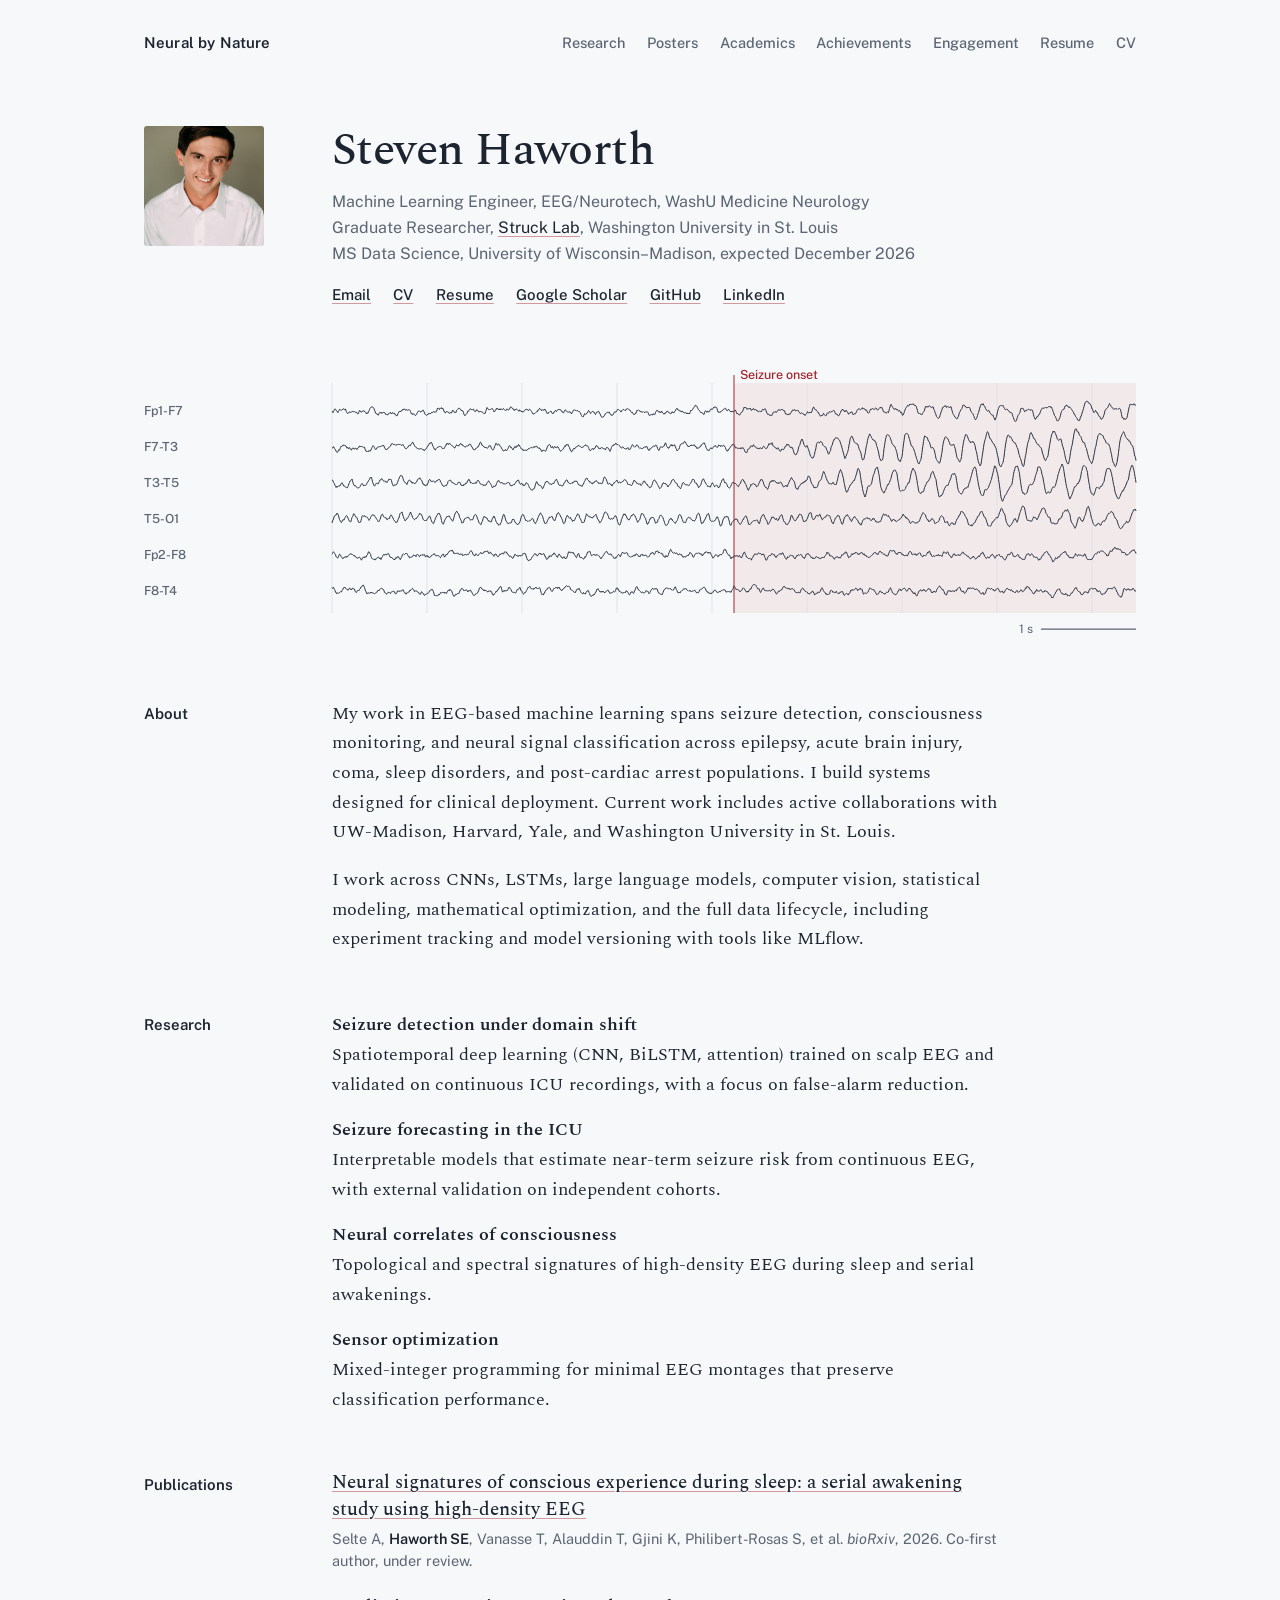
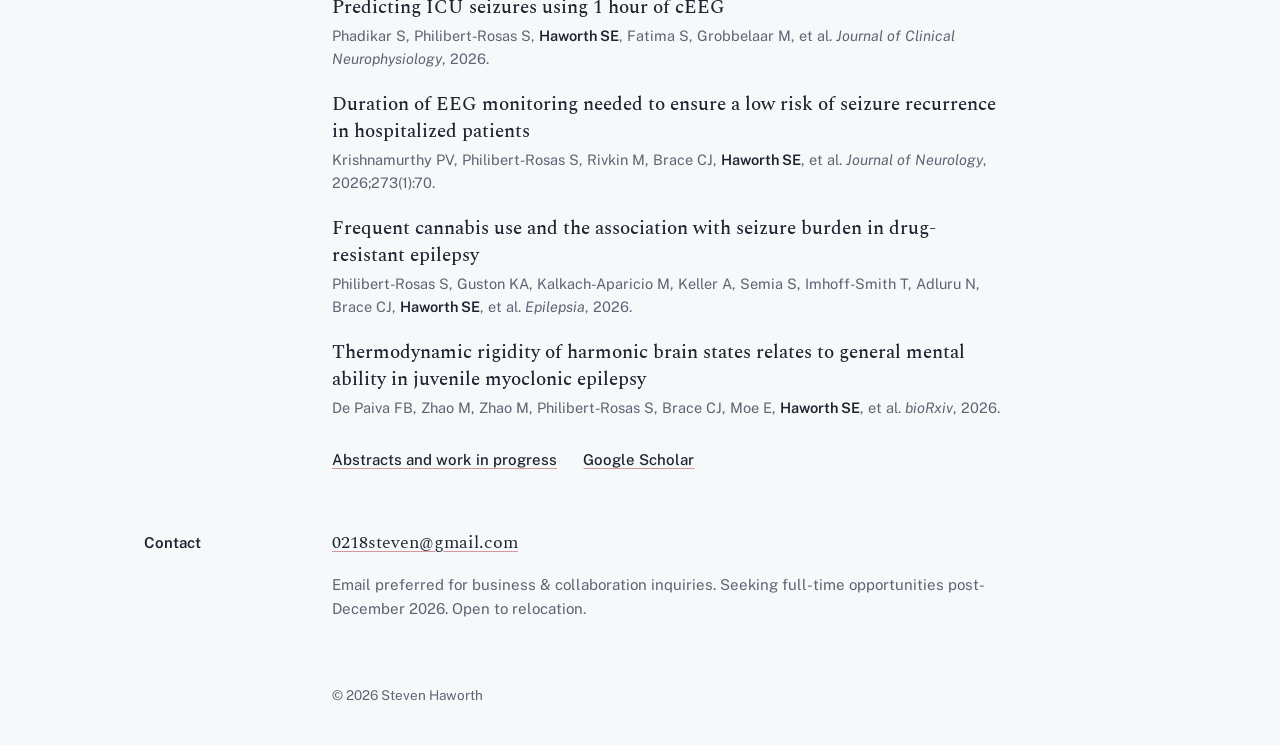
<file: index.html>
<!DOCTYPE html>
<html lang="en">
<head>
  <meta charset="UTF-8" />
  <meta name="viewport" content="width=device-width, initial-scale=1.0" />
  <title>Steven Haworth | Neural by Nature</title>
  <meta name="description" content="Steven Haworth, machine learning for clinical EEG. Research, publications, and contact." />
  <link rel="icon" type="image/png" href="favicon2%20(1).png" />
  <link rel="preconnect" href="https://fonts.googleapis.com" />
  <link rel="preconnect" href="https://fonts.gstatic.com" crossorigin />
  <link href="https://fonts.googleapis.com/css2?family=Public+Sans:wght@400;500;600&family=Spectral:ital,wght@0,400;0,500;0,600;1,400&display=swap" rel="stylesheet" />
  <link rel="stylesheet" href="site.css" />
</head>
<body>

  <header class="site-header wrap">
    <a class="brand" href="index.html">Neural by Nature</a>
    <nav class="site-nav" aria-label="Primary">
      <ul>
        <li><a href="research.html">Research</a></li>
        <li><a href="symposium.html">Posters</a></li>
        <li><a href="academics.html">Academics</a></li>
        <li><a href="Achievements.html">Achievements</a></li>
        <li><a href="community.html">Engagement</a></li>
        <li><a href="resume.html">Resume</a></li>
        <li><a href="cv.html">CV</a></li>
      </ul>
    </nav>
  </header>

  <main>

    <section class="intro wrap grid" aria-label="Introduction">
      <div class="gutter">
        <img class="portrait" src="headshot-400.jpg" alt="Steven Haworth" width="120" height="120" />
      </div>
      <div class="content">
        <h1>Steven Haworth</h1>
        <ul class="roles">
          <li>Machine Learning Engineer, EEG/Neurotech, WashU Medicine Neurology</li>
          <li>Graduate Researcher, <a href="https://strucklab.wustl.edu/" target="_blank" rel="noopener">Struck Lab</a>, Washington University in St. Louis</li>
          <li>MS Data Science, University of Wisconsin–Madison, expected December 2026</li>
        </ul>
        <ul class="links">
          <li><a href="mailto:0218steven@gmail.com">Email</a></li>
          <li><a href="cv.html">CV</a></li>
          <li><a href="resume.html">Resume</a></li>
          <li><a href="https://scholar.google.com/citations?user=LGthTCkAAAAJ&amp;hl=en" target="_blank" rel="noopener">Google Scholar</a></li>
          <li><a href="https://github.com/stevehaworth02" target="_blank" rel="noopener">GitHub</a></li>
          <li><a href="https://www.linkedin.com/in/stevenhaworth02/" target="_blank" rel="noopener">LinkedIn</a></li>
        </ul>
      </div>
    </section>

    <figure class="trace wrap">
      <svg id="eeg" role="img" aria-label="Illustrative bipolar EEG montage showing a seizure beginning in the left temporal channels"></svg>
    </figure>

    <section class="row wrap grid" id="about" aria-labelledby="about-h">
      <h2 id="about-h">About</h2>
      <div class="content">
        <p>My work in EEG-based machine learning spans seizure detection, consciousness monitoring, and neural signal classification across epilepsy, acute brain injury, coma, sleep disorders, and post-cardiac arrest populations. I build systems designed for clinical deployment. Current work includes active collaborations with UW-Madison, Harvard, Yale, and Washington University in St. Louis.</p>
        <p>I work across CNNs, LSTMs, large language models, computer vision, statistical modeling, mathematical optimization, and the full data lifecycle, including experiment tracking and model versioning with tools like MLflow.</p>
      </div>
    </section>

    <section class="row wrap grid" id="research" aria-labelledby="research-h">
      <h2 id="research-h">Research</h2>
      <div class="content">
        <dl class="areas">
          <div>
            <dt>Seizure detection under domain shift</dt>
            <dd>Spatiotemporal deep learning (CNN, BiLSTM, attention) trained on scalp EEG and validated on continuous ICU recordings, with a focus on false-alarm reduction.</dd>
          </div>
          <div>
            <dt>Seizure forecasting in the ICU</dt>
            <dd>Interpretable models that estimate near-term seizure risk from continuous EEG, with external validation on independent cohorts.</dd>
          </div>
          <div>
            <dt>Neural correlates of consciousness</dt>
            <dd>Topological and spectral signatures of high-density EEG during sleep and serial awakenings.</dd>
          </div>
          <div>
            <dt>Sensor optimization</dt>
            <dd>Mixed-integer programming for minimal EEG montages that preserve classification performance.</dd>
          </div>
        </dl>
      </div>
    </section>

    <section class="row wrap grid" id="publications" aria-labelledby="pubs-h">
      <h2 id="pubs-h">Publications</h2>
      <div class="content">
        <ul class="entries tight">
          <li>
            <h3 class="entry-title"><a href="https://doi.org/10.1101/2026.08.16.745040" target="_blank" rel="noopener">Neural signatures of conscious experience during sleep: a serial awakening study using high-density EEG</a></h3>
            <div class="entry-meta inline">Selte A, <strong>Haworth SE</strong>, Vanasse T, Alauddin T, Gjini K, Philibert-Rosas S, et al. <em>bioRxiv</em>, 2026. Co-first author, under review.</div>
          </li>
          <li>
            <h3 class="entry-title">Predicting ICU seizures using 1 hour of cEEG</h3>
            <div class="entry-meta inline">Phadikar S, Philibert-Rosas S, <strong>Haworth SE</strong>, Fatima S, Grobbelaar M, et al. <em>Journal of Clinical Neurophysiology</em>, 2026.</div>
          </li>
          <li>
            <h3 class="entry-title">Duration of EEG monitoring needed to ensure a low risk of seizure recurrence in hospitalized patients</h3>
            <div class="entry-meta inline">Krishnamurthy PV, Philibert-Rosas S, Rivkin M, Brace CJ, <strong>Haworth SE</strong>, et al. <em>Journal of Neurology</em>, 2026;273(1):70.</div>
          </li>
          <li>
            <h3 class="entry-title">Frequent cannabis use and the association with seizure burden in drug-resistant epilepsy</h3>
            <div class="entry-meta inline">Philibert-Rosas S, Guston KA, Kalkach-Aparicio M, Keller A, Semia S, Imhoff-Smith T, Adluru N, Brace CJ, <strong>Haworth SE</strong>, et al. <em>Epilepsia</em>, 2026.</div>
          </li>
          <li>
            <h3 class="entry-title">Thermodynamic rigidity of harmonic brain states relates to general mental ability in juvenile myoclonic epilepsy</h3>
            <div class="entry-meta inline">De Paiva FB, Zhao M, Zhao M, Philibert-Rosas S, Brace CJ, Moe E, <strong>Haworth SE</strong>, et al. <em>bioRxiv</em>, 2026.</div>
          </li>
        </ul>
        <p class="more">
          <a href="research.html">Abstracts and work in progress</a>
          <a href="https://scholar.google.com/citations?user=LGthTCkAAAAJ&amp;hl=en" target="_blank" rel="noopener">Google Scholar</a>
        </p>
      </div>
    </section>

    <section class="row wrap grid" id="contact" aria-labelledby="contact-h">
      <h2 id="contact-h">Contact</h2>
      <div class="content">
        <p><a href="mailto:0218steven@gmail.com">0218steven@gmail.com</a></p>
        <p class="contact-note">Email preferred for business &amp; collaboration inquiries. Seeking full-time opportunities post-December 2026. Open to relocation.</p>
      </div>
    </section>

  </main>

  <footer class="site-footer wrap grid">
    <div class="gutter"></div>
    <p>© 2026 Steven Haworth</p>
  </footer>

  <script src="eeg.js"></script>
</body>
</html>
</file>
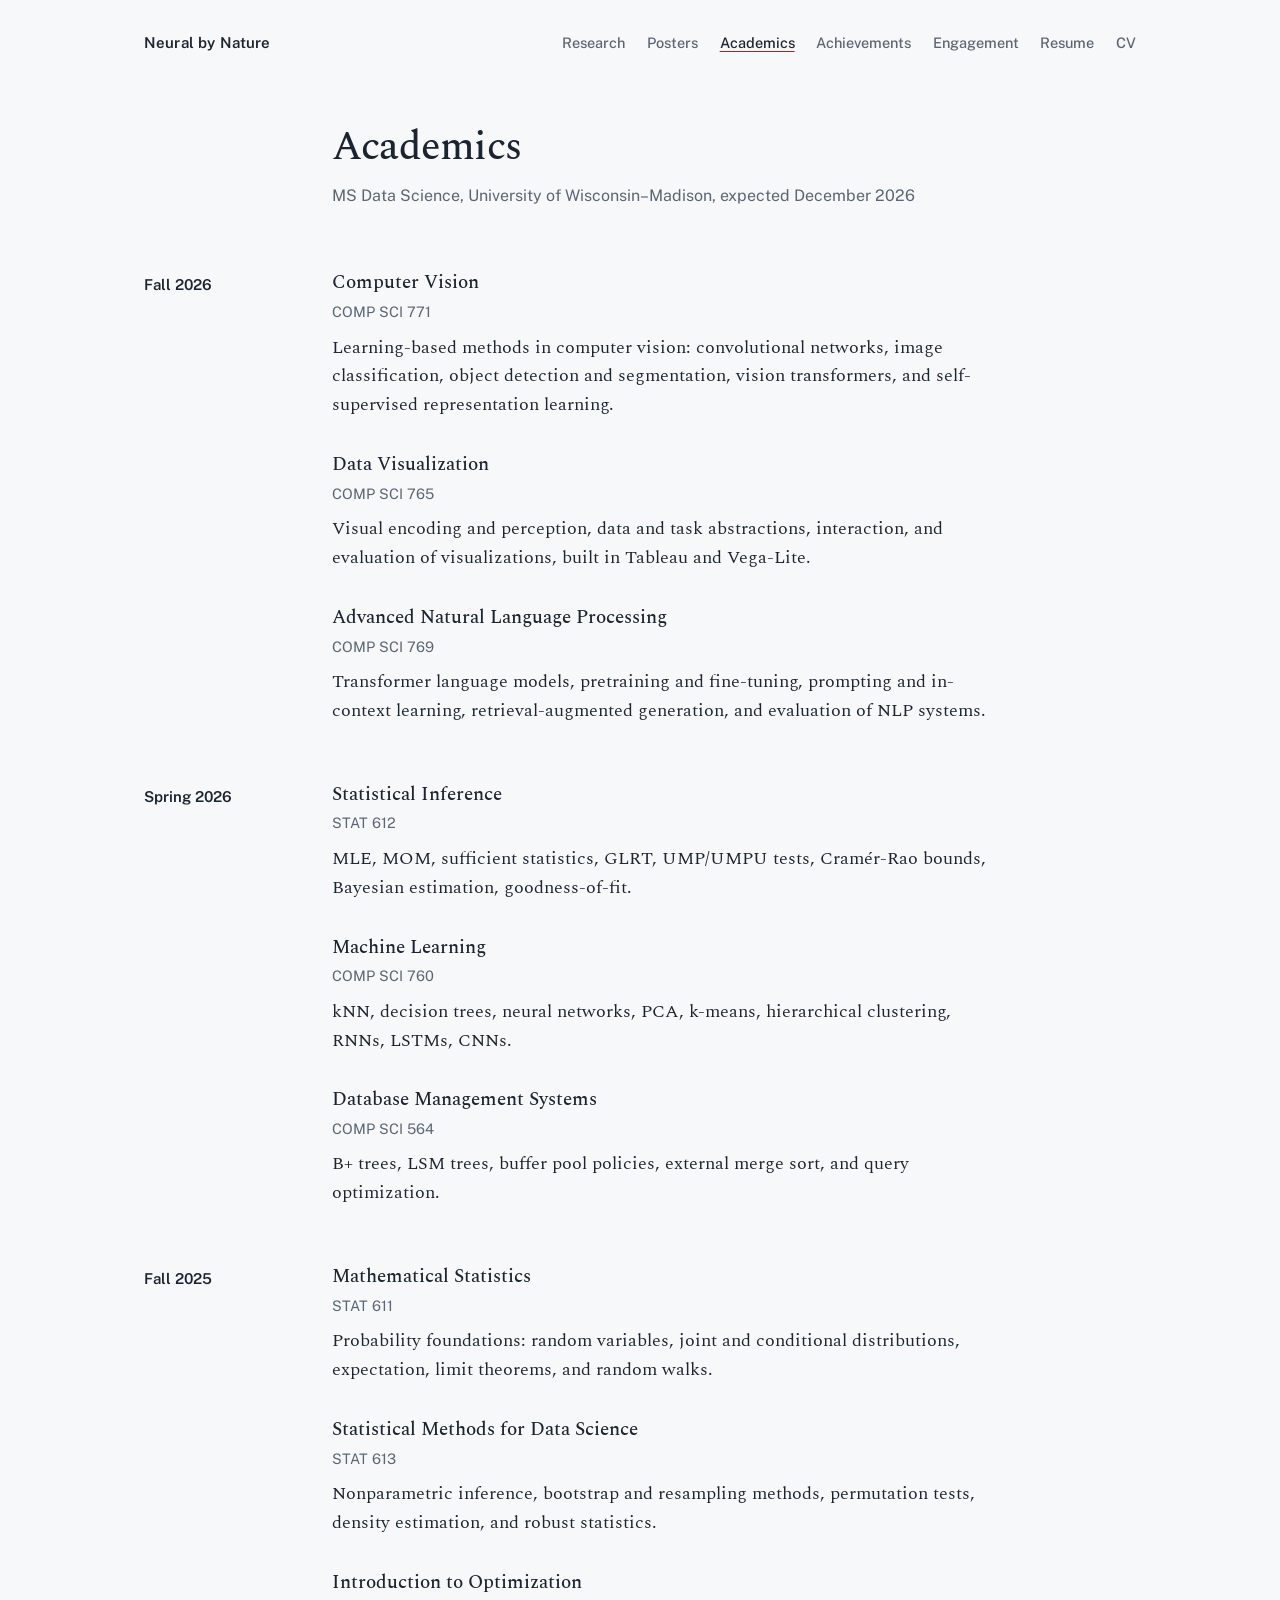
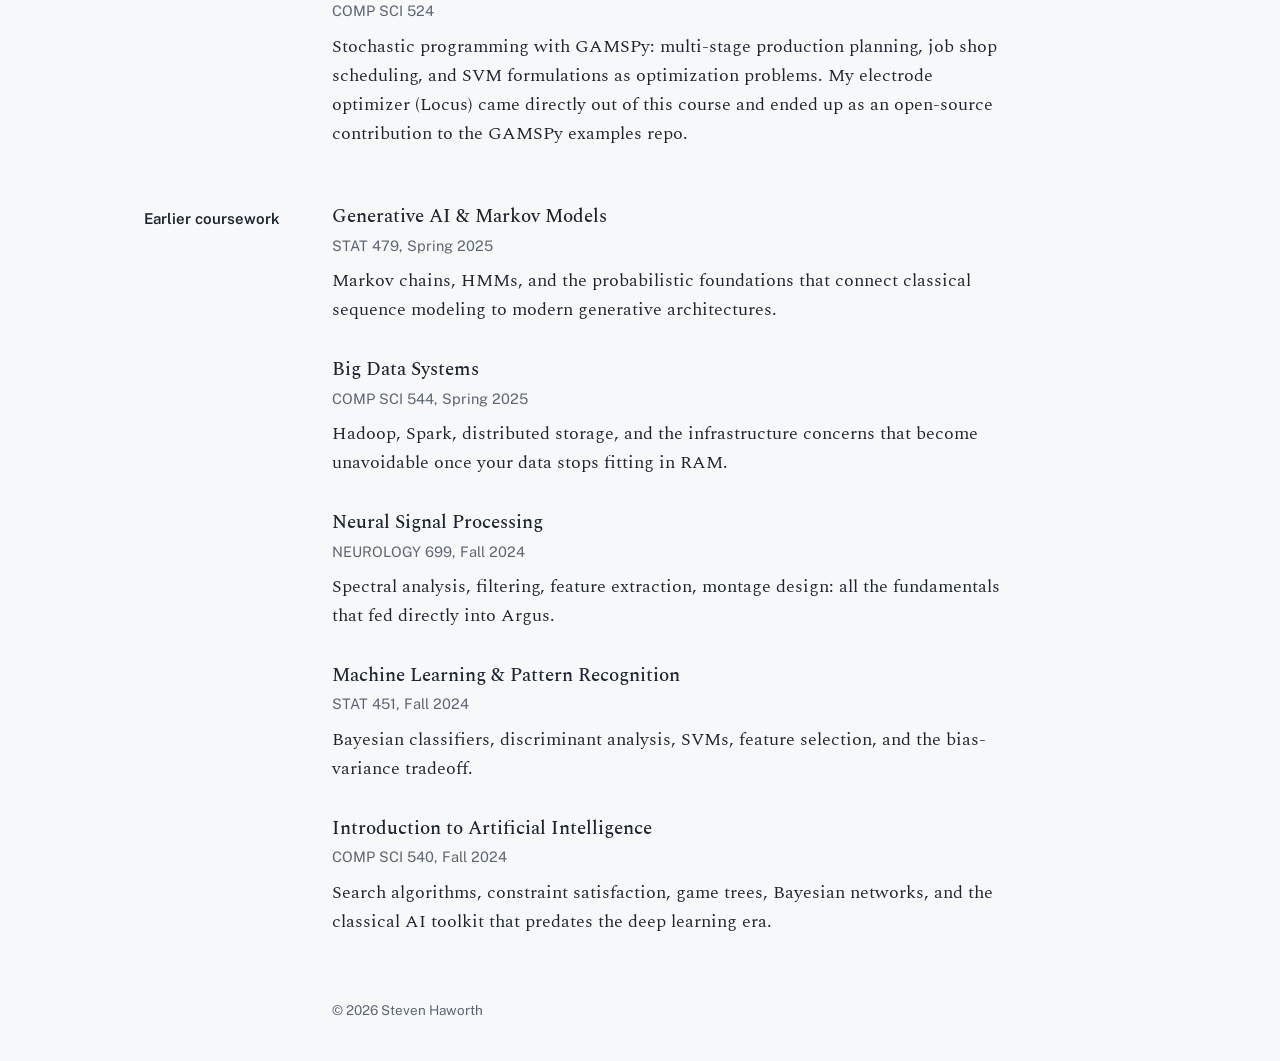
<file: academics.html>
<!DOCTYPE html>
<html lang="en">
<head>
  <meta charset="UTF-8" />
  <meta name="viewport" content="width=device-width, initial-scale=1.0" />
  <title>Academics | Steven Haworth</title>
  <meta name="description" content="Coursework from Steven Haworth's MS in Data Science at UW–Madison." />
  <link rel="icon" type="image/png" href="favicon2%20(1).png" />
  <link rel="preconnect" href="https://fonts.googleapis.com" />
  <link rel="preconnect" href="https://fonts.gstatic.com" crossorigin />
  <link href="https://fonts.googleapis.com/css2?family=Public+Sans:wght@400;500;600&family=Spectral:ital,wght@0,400;0,500;0,600;1,400&display=swap" rel="stylesheet" />
  <link rel="stylesheet" href="site.css" />
</head>
<body>

  <header class="site-header wrap">
    <a class="brand" href="index.html">Neural by Nature</a>
    <nav class="site-nav" aria-label="Primary">
      <ul>
        <li><a href="research.html">Research</a></li>
        <li><a href="symposium.html">Posters</a></li>
        <li><a href="academics.html" aria-current="page">Academics</a></li>
        <li><a href="Achievements.html">Achievements</a></li>
        <li><a href="community.html">Engagement</a></li>
        <li><a href="resume.html">Resume</a></li>
        <li><a href="cv.html">CV</a></li>
      </ul>
    </nav>
  </header>

  <main>

    <section class="page-head wrap grid">
      <div class="gutter"></div>
      <div class="content">
        <h1>Academics</h1>
        <p class="sub">MS Data Science, University of Wisconsin–Madison, expected December 2026</p>
      </div>
    </section>

    <section class="row wrap grid" aria-labelledby="fall-2026">
      <h2 id="fall-2026">Fall 2026</h2>
      <div class="content">
        <ul class="entries">
          <li>
            <h3 class="entry-title">Computer Vision</h3>
            <div class="entry-meta"><span>COMP SCI 771</span></div>
            <p class="entry-body">Learning-based methods in computer vision: convolutional networks, image classification, object detection and segmentation, vision transformers, and self-supervised representation learning.</p>
          </li>
          <li>
            <h3 class="entry-title">Data Visualization</h3>
            <div class="entry-meta"><span>COMP SCI 765</span></div>
            <p class="entry-body">Visual encoding and perception, data and task abstractions, interaction, and evaluation of visualizations, built in Tableau and Vega-Lite.</p>
          </li>
          <li>
            <h3 class="entry-title">Advanced Natural Language Processing</h3>
            <div class="entry-meta"><span>COMP SCI 769</span></div>
            <p class="entry-body">Transformer language models, pretraining and fine-tuning, prompting and in-context learning, retrieval-augmented generation, and evaluation of NLP systems.</p>
          </li>
        </ul>
      </div>
    </section>

    <section class="row wrap grid" aria-labelledby="spring-2026">
      <h2 id="spring-2026">Spring 2026</h2>
      <div class="content">
        <ul class="entries">
          <li>
            <h3 class="entry-title">Statistical Inference</h3>
            <div class="entry-meta"><span>STAT 612</span></div>
            <p class="entry-body">MLE, MOM, sufficient statistics, GLRT, UMP/UMPU tests, Cramér-Rao bounds, Bayesian estimation, goodness-of-fit.</p>
          </li>
          <li>
            <h3 class="entry-title">Machine Learning</h3>
            <div class="entry-meta"><span>COMP SCI 760</span></div>
            <p class="entry-body">kNN, decision trees, neural networks, PCA, k-means, hierarchical clustering, RNNs, LSTMs, CNNs.</p>
          </li>
          <li>
            <h3 class="entry-title">Database Management Systems</h3>
            <div class="entry-meta"><span>COMP SCI 564</span></div>
            <p class="entry-body">B+ trees, LSM trees, buffer pool policies, external merge sort, and query optimization.</p>
          </li>
        </ul>
      </div>
    </section>

    <section class="row wrap grid" aria-labelledby="fall-2025">
      <h2 id="fall-2025">Fall 2025</h2>
      <div class="content">
        <ul class="entries">
          <li>
            <h3 class="entry-title">Mathematical Statistics</h3>
            <div class="entry-meta"><span>STAT 611</span></div>
            <p class="entry-body">Probability foundations: random variables, joint and conditional distributions, expectation, limit theorems, and random walks.</p>
          </li>
          <li>
            <h3 class="entry-title">Statistical Methods for Data Science</h3>
            <div class="entry-meta"><span>STAT 613</span></div>
            <p class="entry-body">Nonparametric inference, bootstrap and resampling methods, permutation tests, density estimation, and robust statistics.</p>
          </li>
          <li>
            <h3 class="entry-title">Introduction to Optimization</h3>
            <div class="entry-meta"><span>COMP SCI 524</span></div>
            <p class="entry-body">Stochastic programming with GAMSPy: multi-stage production planning, job shop scheduling, and SVM formulations as optimization problems. My electrode optimizer (Locus) came directly out of this course and ended up as an open-source contribution to the GAMSPy examples repo.</p>
          </li>
        </ul>
      </div>
    </section>

    <section class="row wrap grid" aria-labelledby="earlier">
      <h2 id="earlier">Earlier coursework</h2>
      <div class="content">
        <ul class="entries">
          <li>
            <h3 class="entry-title">Generative AI &amp; Markov Models</h3>
            <div class="entry-meta"><span>STAT 479, Spring 2025</span></div>
            <p class="entry-body">Markov chains, HMMs, and the probabilistic foundations that connect classical sequence modeling to modern generative architectures.</p>
          </li>
          <li>
            <h3 class="entry-title">Big Data Systems</h3>
            <div class="entry-meta"><span>COMP SCI 544, Spring 2025</span></div>
            <p class="entry-body">Hadoop, Spark, distributed storage, and the infrastructure concerns that become unavoidable once your data stops fitting in RAM.</p>
          </li>
          <li>
            <h3 class="entry-title">Neural Signal Processing</h3>
            <div class="entry-meta"><span>NEUROLOGY 699, Fall 2024</span></div>
            <p class="entry-body">Spectral analysis, filtering, feature extraction, montage design: all the fundamentals that fed directly into Argus.</p>
          </li>
          <li>
            <h3 class="entry-title">Machine Learning &amp; Pattern Recognition</h3>
            <div class="entry-meta"><span>STAT 451, Fall 2024</span></div>
            <p class="entry-body">Bayesian classifiers, discriminant analysis, SVMs, feature selection, and the bias-variance tradeoff.</p>
          </li>
          <li>
            <h3 class="entry-title">Introduction to Artificial Intelligence</h3>
            <div class="entry-meta"><span>COMP SCI 540, Fall 2024</span></div>
            <p class="entry-body">Search algorithms, constraint satisfaction, game trees, Bayesian networks, and the classical AI toolkit that predates the deep learning era.</p>
          </li>
        </ul>
      </div>
    </section>

  </main>

  <footer class="site-footer wrap grid">
    <div class="gutter"></div>
    <p>© 2026 Steven Haworth</p>
  </footer>

</body>
</html>
</file>
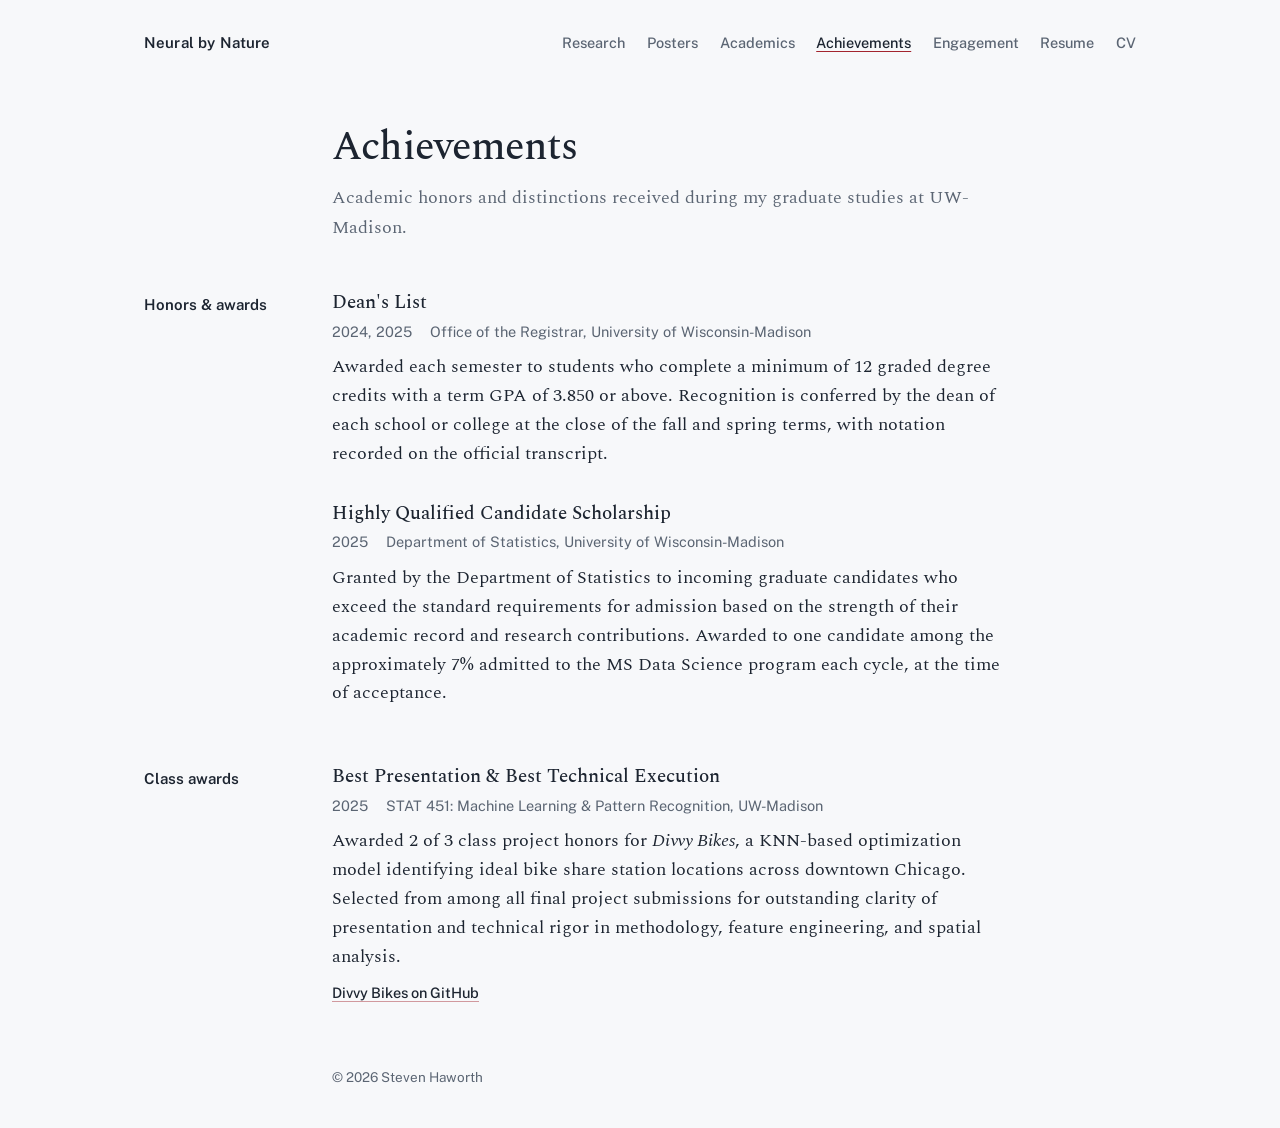
<file: Achievements.html>
<!DOCTYPE html>
<html lang="en">
<head>
  <meta charset="UTF-8" />
  <meta name="viewport" content="width=device-width, initial-scale=1.0" />
  <title>Achievements | Steven Haworth</title>
  <meta name="description" content="Honors, scholarships, and awards received by Steven Haworth at UW–Madison." />
  <link rel="icon" type="image/png" href="favicon2%20(1).png" />
  <link rel="preconnect" href="https://fonts.googleapis.com" />
  <link rel="preconnect" href="https://fonts.gstatic.com" crossorigin />
  <link href="https://fonts.googleapis.com/css2?family=Public+Sans:wght@400;500;600&family=Spectral:ital,wght@0,400;0,500;0,600;1,400&display=swap" rel="stylesheet" />
  <link rel="stylesheet" href="site.css" />
</head>
<body>

  <header class="site-header wrap">
    <a class="brand" href="index.html">Neural by Nature</a>
    <nav class="site-nav" aria-label="Primary">
      <ul>
        <li><a href="research.html">Research</a></li>
        <li><a href="symposium.html">Posters</a></li>
        <li><a href="academics.html">Academics</a></li>
        <li><a href="Achievements.html" aria-current="page">Achievements</a></li>
        <li><a href="community.html">Engagement</a></li>
        <li><a href="resume.html">Resume</a></li>
        <li><a href="cv.html">CV</a></li>
      </ul>
    </nav>
  </header>

  <main>

    <section class="page-head wrap grid">
      <div class="gutter"></div>
      <div class="content">
        <h1>Achievements</h1>
        <p class="lede">Academic honors and distinctions received during my graduate studies at UW-Madison.</p>
      </div>
    </section>

    <section class="row wrap grid" aria-labelledby="honors-h">
      <h2 id="honors-h">Honors &amp; awards</h2>
      <div class="content">
        <ul class="entries">
          <li>
            <h3 class="entry-title">Dean's List</h3>
            <div class="entry-meta"><span>2024, 2025</span><span>Office of the Registrar, University of Wisconsin-Madison</span></div>
            <p class="entry-body">Awarded each semester to students who complete a minimum of 12 graded degree credits with a term GPA of 3.850 or above. Recognition is conferred by the dean of each school or college at the close of the fall and spring terms, with notation recorded on the official transcript.</p>
          </li>
          <li>
            <h3 class="entry-title">Highly Qualified Candidate Scholarship</h3>
            <div class="entry-meta"><span>2025</span><span>Department of Statistics, University of Wisconsin-Madison</span></div>
            <p class="entry-body">Granted by the Department of Statistics to incoming graduate candidates who exceed the standard requirements for admission based on the strength of their academic record and research contributions. Awarded to one candidate among the approximately 7% admitted to the MS Data Science program each cycle, at the time of acceptance.</p>
          </li>
        </ul>
      </div>
    </section>

    <section class="row wrap grid" aria-labelledby="class-h">
      <h2 id="class-h">Class awards</h2>
      <div class="content">
        <ul class="entries">
          <li>
            <h3 class="entry-title">Best Presentation &amp; Best Technical Execution</h3>
            <div class="entry-meta"><span>2025</span><span>STAT 451: Machine Learning &amp; Pattern Recognition, UW-Madison</span></div>
            <p class="entry-body">Awarded 2 of 3 class project honors for <em>Divvy Bikes</em>, a KNN-based optimization model identifying ideal bike share station locations across downtown Chicago. Selected from among all final project submissions for outstanding clarity of presentation and technical rigor in methodology, feature engineering, and spatial analysis.</p>
            <p class="entry-links"><a href="https://github.com/stevehaworth02/Divvy-Bikes" target="_blank" rel="noopener">Divvy Bikes on GitHub</a></p>
          </li>
        </ul>
      </div>
    </section>

  </main>

  <footer class="site-footer wrap grid">
    <div class="gutter"></div>
    <p>© 2026 Steven Haworth</p>
  </footer>

</body>
</html>
</file>
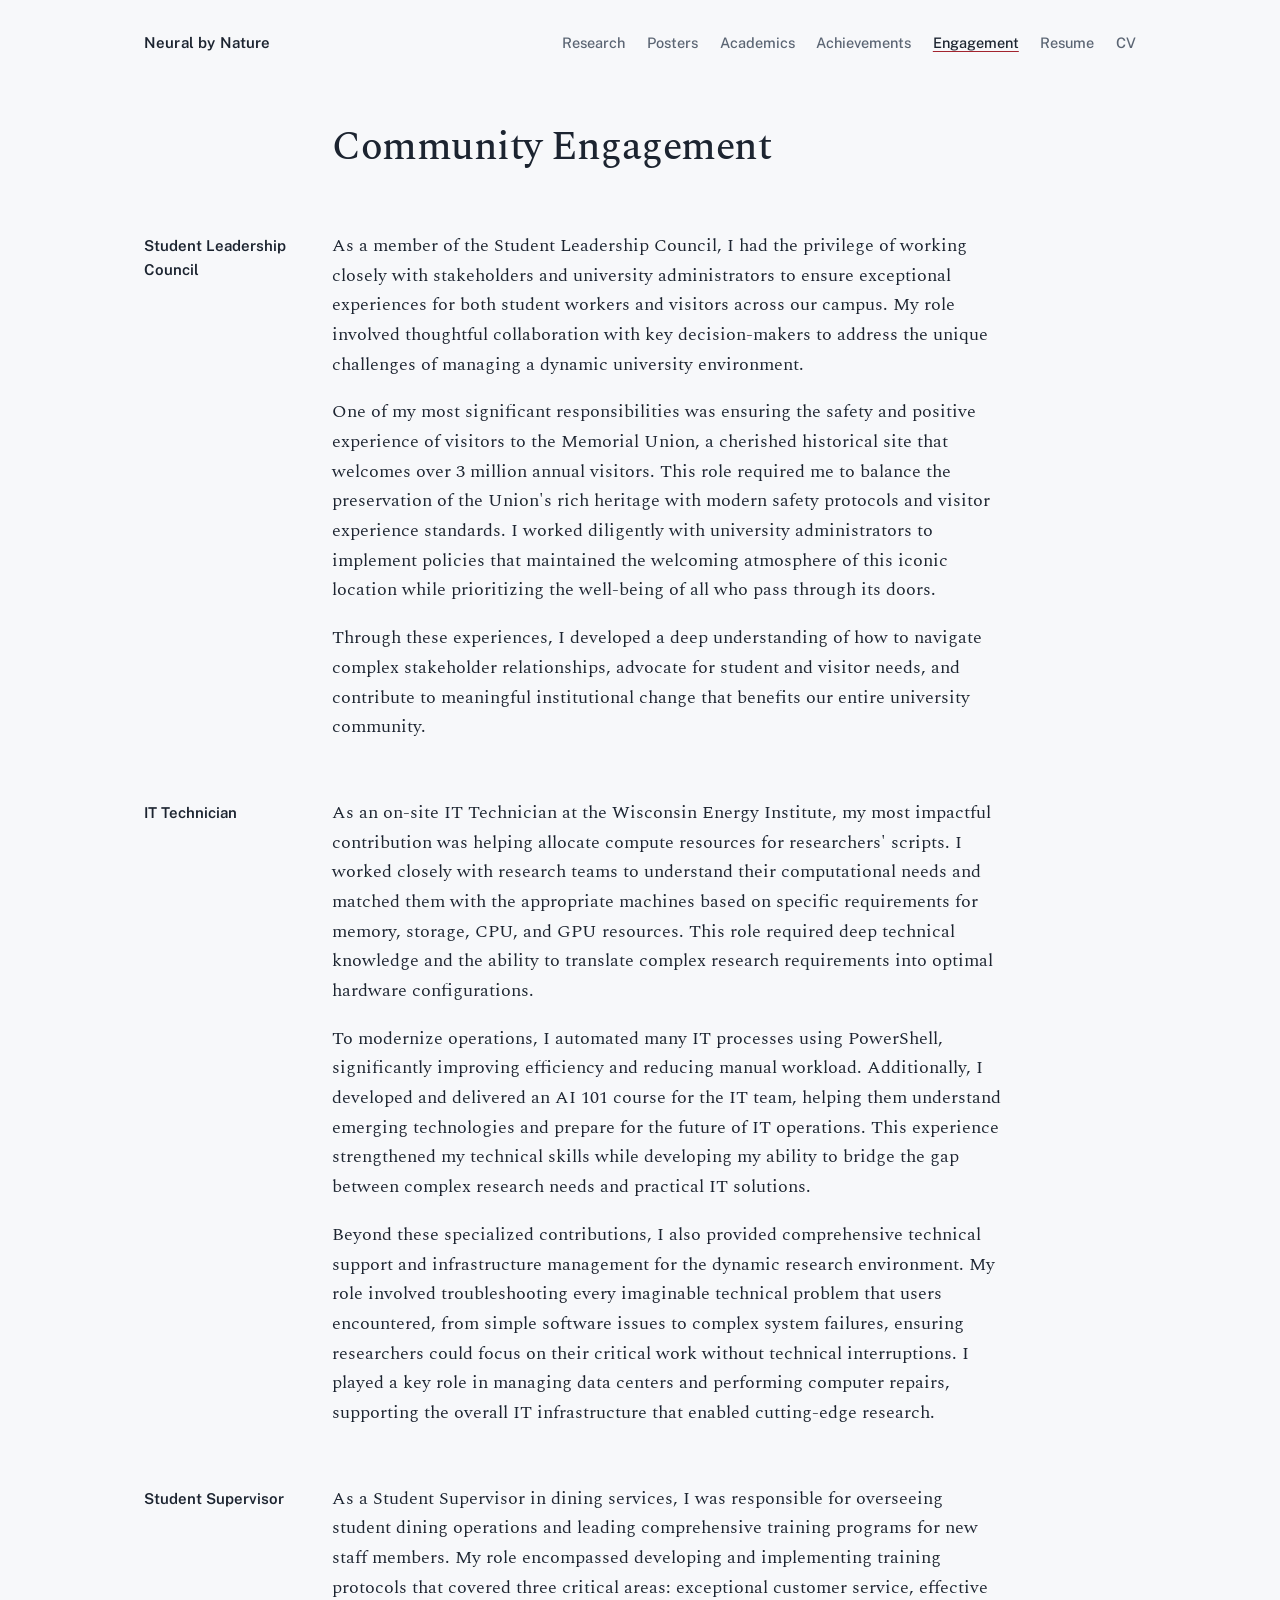
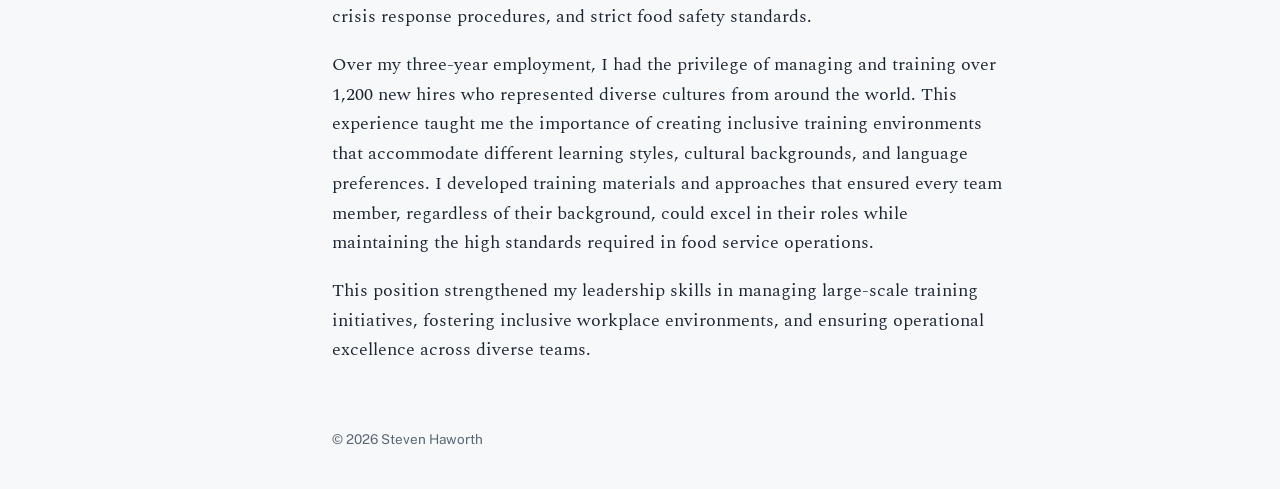
<file: community.html>
<!DOCTYPE html>
<html lang="en">
<head>
  <meta charset="UTF-8" />
  <meta name="viewport" content="width=device-width, initial-scale=1.0" />
  <title>Community Engagement | Steven Haworth</title>
  <meta name="description" content="Leadership, technical support, and training roles held by Steven Haworth at UW–Madison." />
  <link rel="icon" type="image/png" href="favicon2%20(1).png" />
  <link rel="preconnect" href="https://fonts.googleapis.com" />
  <link rel="preconnect" href="https://fonts.gstatic.com" crossorigin />
  <link href="https://fonts.googleapis.com/css2?family=Public+Sans:wght@400;500;600&family=Spectral:ital,wght@0,400;0,500;0,600;1,400&display=swap" rel="stylesheet" />
  <link rel="stylesheet" href="site.css" />
</head>
<body>

  <header class="site-header wrap">
    <a class="brand" href="index.html">Neural by Nature</a>
    <nav class="site-nav" aria-label="Primary">
      <ul>
        <li><a href="research.html">Research</a></li>
        <li><a href="symposium.html">Posters</a></li>
        <li><a href="academics.html">Academics</a></li>
        <li><a href="Achievements.html">Achievements</a></li>
        <li><a href="community.html" aria-current="page">Engagement</a></li>
        <li><a href="resume.html">Resume</a></li>
        <li><a href="cv.html">CV</a></li>
      </ul>
    </nav>
  </header>

  <main>

    <section class="page-head wrap grid">
      <div class="gutter"></div>
      <div class="content">
        <h1>Community Engagement</h1>
      </div>
    </section>

    <section class="row wrap grid" aria-labelledby="slc-h">
      <h2 id="slc-h">Student Leadership Council</h2>
      <div class="content">
        <p>As a member of the Student Leadership Council, I had the privilege of working closely with stakeholders and university administrators to ensure exceptional experiences for both student workers and visitors across our campus. My role involved thoughtful collaboration with key decision-makers to address the unique challenges of managing a dynamic university environment.</p>
        <p>One of my most significant responsibilities was ensuring the safety and positive experience of visitors to the Memorial Union, a cherished historical site that welcomes over 3 million annual visitors. This role required me to balance the preservation of the Union's rich heritage with modern safety protocols and visitor experience standards. I worked diligently with university administrators to implement policies that maintained the welcoming atmosphere of this iconic location while prioritizing the well-being of all who pass through its doors.</p>
        <p>Through these experiences, I developed a deep understanding of how to navigate complex stakeholder relationships, advocate for student and visitor needs, and contribute to meaningful institutional change that benefits our entire university community.</p>
      </div>
    </section>

    <section class="row wrap grid" aria-labelledby="it-h">
      <h2 id="it-h">IT Technician</h2>
      <div class="content">
        <p>As an on-site IT Technician at the Wisconsin Energy Institute, my most impactful contribution was helping allocate compute resources for researchers' scripts. I worked closely with research teams to understand their computational needs and matched them with the appropriate machines based on specific requirements for memory, storage, CPU, and GPU resources. This role required deep technical knowledge and the ability to translate complex research requirements into optimal hardware configurations.</p>
        <p>To modernize operations, I automated many IT processes using PowerShell, significantly improving efficiency and reducing manual workload. Additionally, I developed and delivered an AI 101 course for the IT team, helping them understand emerging technologies and prepare for the future of IT operations. This experience strengthened my technical skills while developing my ability to bridge the gap between complex research needs and practical IT solutions.</p>
        <p>Beyond these specialized contributions, I also provided comprehensive technical support and infrastructure management for the dynamic research environment. My role involved troubleshooting every imaginable technical problem that users encountered, from simple software issues to complex system failures, ensuring researchers could focus on their critical work without technical interruptions. I played a key role in managing data centers and performing computer repairs, supporting the overall IT infrastructure that enabled cutting-edge research.</p>
      </div>
    </section>

    <section class="row wrap grid" aria-labelledby="sup-h">
      <h2 id="sup-h">Student Supervisor</h2>
      <div class="content">
        <p>As a Student Supervisor in dining services, I was responsible for overseeing student dining operations and leading comprehensive training programs for new staff members. My role encompassed developing and implementing training protocols that covered three critical areas: exceptional customer service, effective crisis response procedures, and strict food safety standards.</p>
        <p>Over my three-year employment, I had the privilege of managing and training over 1,200 new hires who represented diverse cultures from around the world. This experience taught me the importance of creating inclusive training environments that accommodate different learning styles, cultural backgrounds, and language preferences. I developed training materials and approaches that ensured every team member, regardless of their background, could excel in their roles while maintaining the high standards required in food service operations.</p>
        <p>This position strengthened my leadership skills in managing large-scale training initiatives, fostering inclusive workplace environments, and ensuring operational excellence across diverse teams.</p>
      </div>
    </section>

  </main>

  <footer class="site-footer wrap grid">
    <div class="gutter"></div>
    <p>© 2026 Steven Haworth</p>
  </footer>

</body>
</html>
</file>
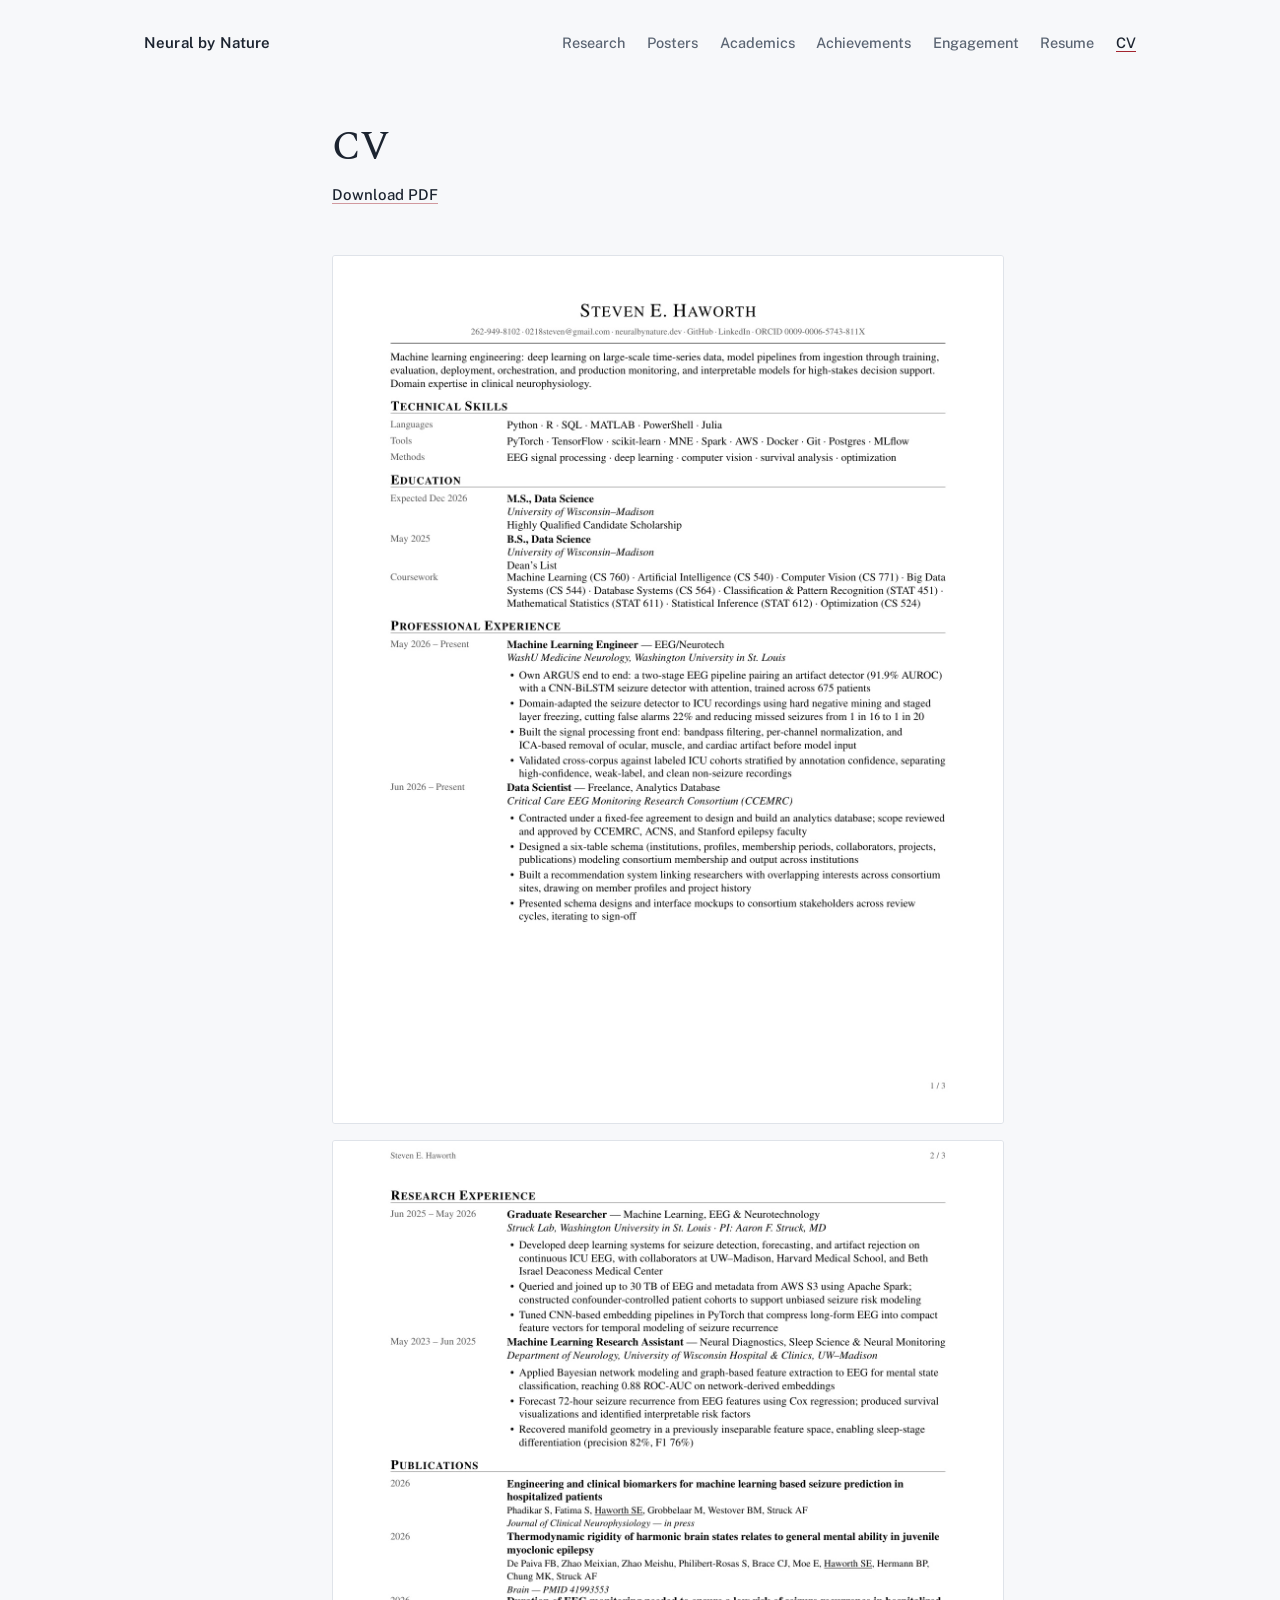
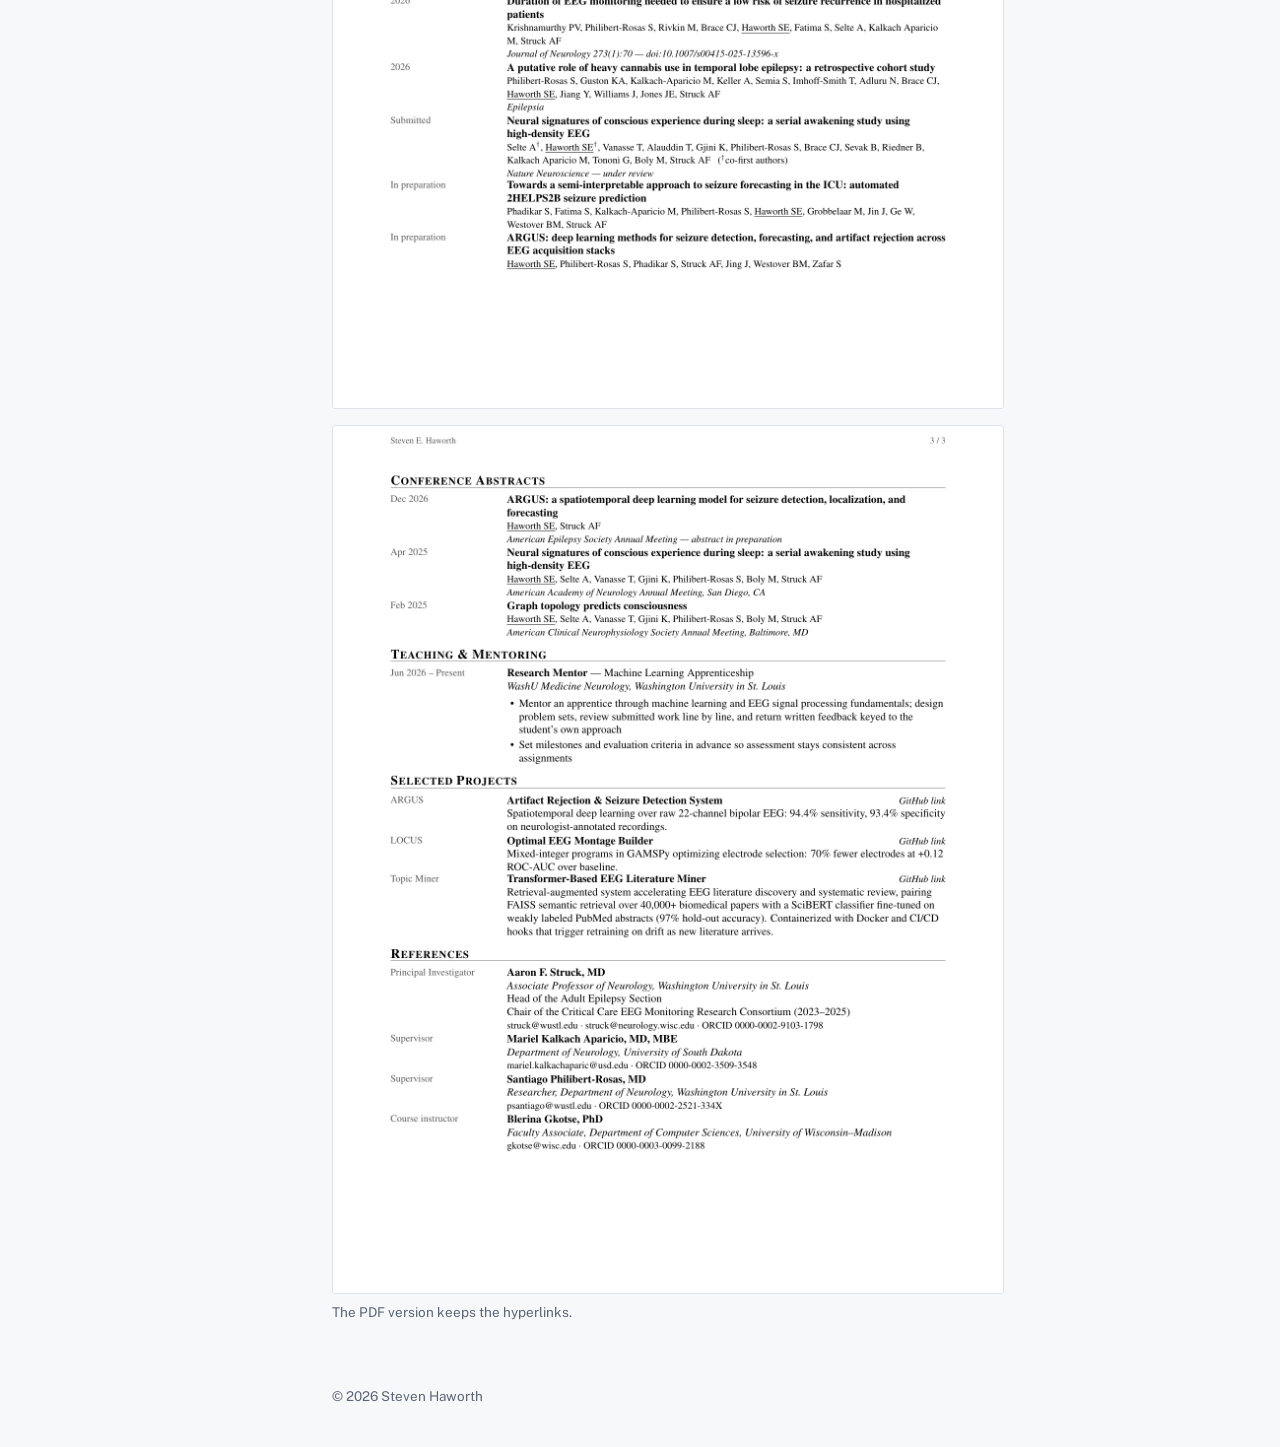
<file: cv.html>
<!DOCTYPE html>
<html lang="en">
<head>
  <meta charset="UTF-8" />
  <meta name="viewport" content="width=device-width, initial-scale=1.0" />
  <title>CV | Steven Haworth</title>
  <meta name="description" content="Curriculum vitae of Steven Haworth." />
  <link rel="icon" type="image/png" href="favicon2%20(1).png" />
  <link rel="preconnect" href="https://fonts.googleapis.com" />
  <link rel="preconnect" href="https://fonts.gstatic.com" crossorigin />
  <link href="https://fonts.googleapis.com/css2?family=Public+Sans:wght@400;500;600&family=Spectral:ital,wght@0,400;0,500;0,600;1,400&display=swap" rel="stylesheet" />
  <link rel="stylesheet" href="site.css" />
</head>
<body>

  <header class="site-header wrap">
    <a class="brand" href="index.html">Neural by Nature</a>
    <nav class="site-nav" aria-label="Primary">
      <ul>
        <li><a href="research.html">Research</a></li>
        <li><a href="symposium.html">Posters</a></li>
        <li><a href="academics.html">Academics</a></li>
        <li><a href="Achievements.html">Achievements</a></li>
        <li><a href="community.html">Engagement</a></li>
        <li><a href="resume.html">Resume</a></li>
        <li><a href="cv.html" aria-current="page">CV</a></li>
      </ul>
    </nav>
  </header>

  <main>

    <section class="page-head wrap grid">
      <div class="gutter"></div>
      <div class="content">
        <h1>CV</h1>
        <p class="more" style="margin-top:0"><a href="cv.pdf" target="_blank" rel="noopener">Download PDF</a></p>
      </div>
    </section>

    <section class="row wrap grid" aria-label="CV preview">
      <div class="gutter"></div>
      <div class="content">
        <a class="doc-pages" href="cv.pdf" target="_blank" rel="noopener" aria-label="Open the CV as a PDF">
          <img class="doc-image" src="cv/page-1.jpg" alt="Steven Haworth CV, page 1 of 3" width="1360" height="1760" />
          <img class="doc-image" src="cv/page-2.jpg" alt="Steven Haworth CV, page 2 of 3" width="1360" height="1760" loading="lazy" />
          <img class="doc-image" src="cv/page-3.jpg" alt="Steven Haworth CV, page 3 of 3" width="1360" height="1760" loading="lazy" />
        </a>
        <p class="figure-note">The PDF version keeps the hyperlinks.</p>
      </div>
    </section>

  </main>

  <footer class="site-footer wrap grid">
    <div class="gutter"></div>
    <p>© 2026 Steven Haworth</p>
  </footer>

</body>
</html>
</file>
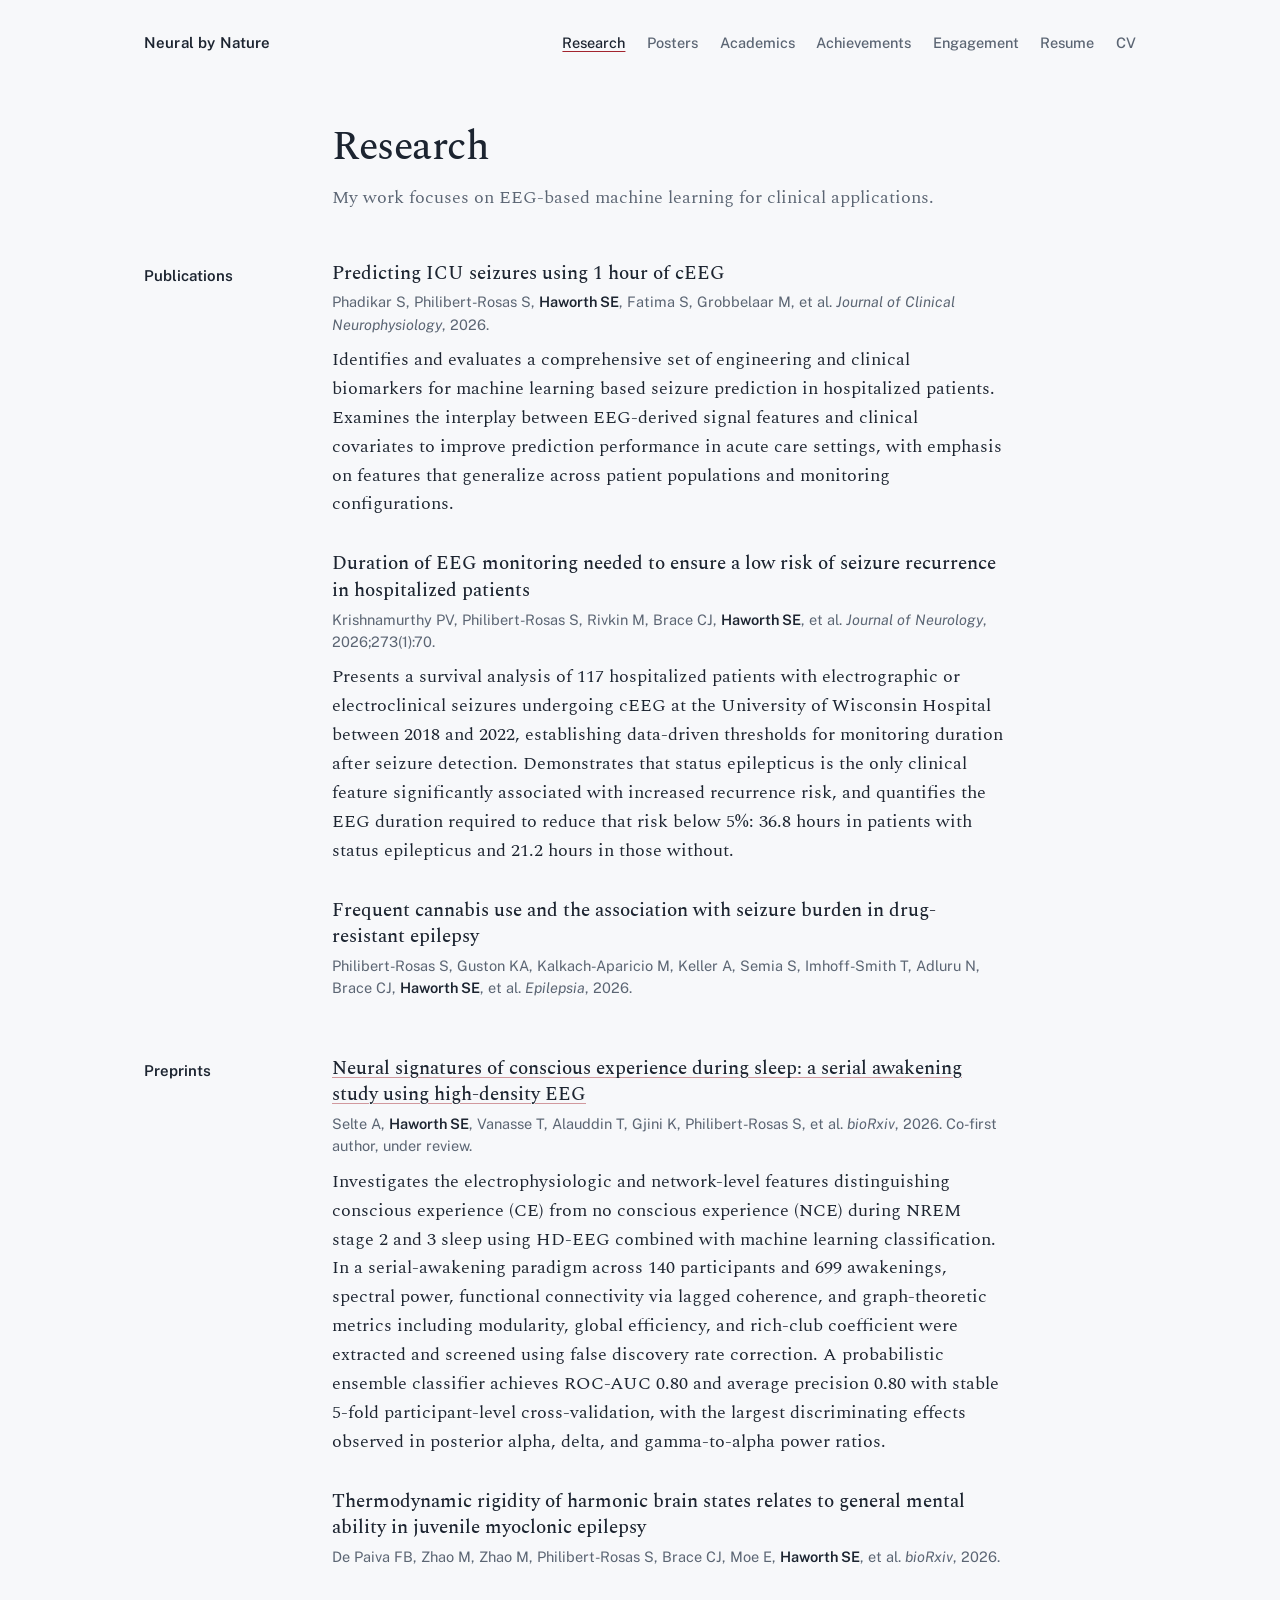
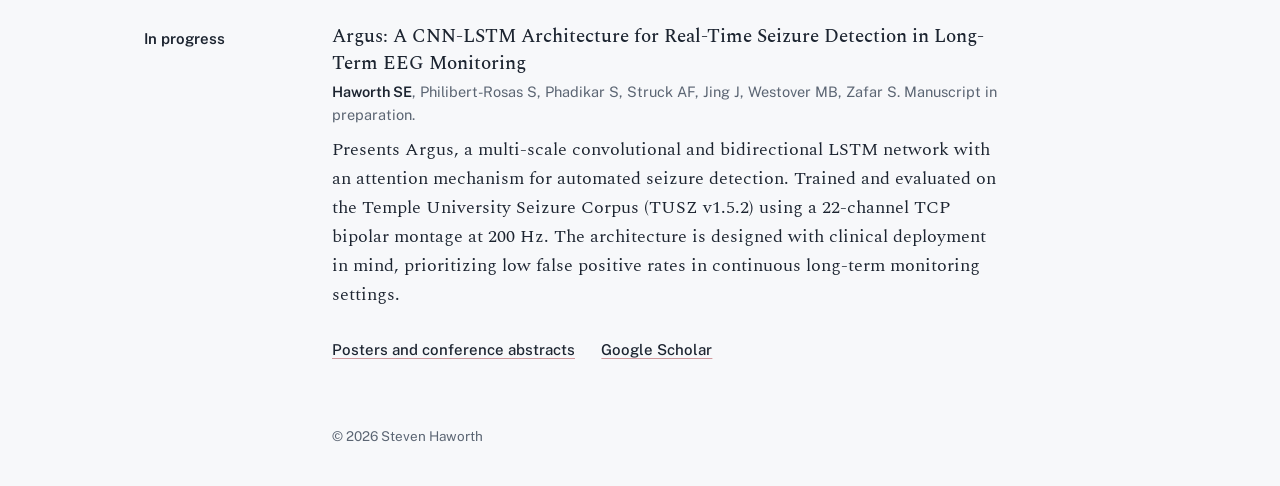
<file: research.html>
<!DOCTYPE html>
<html lang="en">
<head>
  <meta charset="UTF-8" />
  <meta name="viewport" content="width=device-width, initial-scale=1.0" />
  <title>Research | Steven Haworth</title>
  <meta name="description" content="Publications, preprints, and work in progress by Steven Haworth on EEG-based machine learning." />
  <link rel="icon" type="image/png" href="favicon2%20(1).png" />
  <link rel="preconnect" href="https://fonts.googleapis.com" />
  <link rel="preconnect" href="https://fonts.gstatic.com" crossorigin />
  <link href="https://fonts.googleapis.com/css2?family=Public+Sans:wght@400;500;600&family=Spectral:ital,wght@0,400;0,500;0,600;1,400&display=swap" rel="stylesheet" />
  <link rel="stylesheet" href="site.css" />
</head>
<body>

  <header class="site-header wrap">
    <a class="brand" href="index.html">Neural by Nature</a>
    <nav class="site-nav" aria-label="Primary">
      <ul>
        <li><a href="research.html" aria-current="page">Research</a></li>
        <li><a href="symposium.html">Posters</a></li>
        <li><a href="academics.html">Academics</a></li>
        <li><a href="Achievements.html">Achievements</a></li>
        <li><a href="community.html">Engagement</a></li>
        <li><a href="resume.html">Resume</a></li>
        <li><a href="cv.html">CV</a></li>
      </ul>
    </nav>
  </header>

  <main>

    <section class="page-head wrap grid">
      <div class="gutter"></div>
      <div class="content">
        <h1>Research</h1>
        <p class="lede">My work focuses on EEG-based machine learning for clinical applications.</p>
      </div>
    </section>

    <section class="row wrap grid" id="publications" aria-labelledby="pubs-h">
      <h2 id="pubs-h">Publications</h2>
      <div class="content">
        <ul class="entries">
          <li>
            <h3 class="entry-title">Predicting ICU seizures using 1 hour of cEEG</h3>
            <div class="entry-meta inline">Phadikar S, Philibert-Rosas S, <strong>Haworth SE</strong>, Fatima S, Grobbelaar M, et al. <em>Journal of Clinical Neurophysiology</em>, 2026.</div>
            <p class="entry-body">Identifies and evaluates a comprehensive set of engineering and clinical biomarkers for machine learning based seizure prediction in hospitalized patients. Examines the interplay between EEG-derived signal features and clinical covariates to improve prediction performance in acute care settings, with emphasis on features that generalize across patient populations and monitoring configurations.</p>
          </li>
          <li>
            <h3 class="entry-title">Duration of EEG monitoring needed to ensure a low risk of seizure recurrence in hospitalized patients</h3>
            <div class="entry-meta inline">Krishnamurthy PV, Philibert-Rosas S, Rivkin M, Brace CJ, <strong>Haworth SE</strong>, et al. <em>Journal of Neurology</em>, 2026;273(1):70.</div>
            <p class="entry-body">Presents a survival analysis of 117 hospitalized patients with electrographic or electroclinical seizures undergoing cEEG at the University of Wisconsin Hospital between 2018 and 2022, establishing data-driven thresholds for monitoring duration after seizure detection. Demonstrates that status epilepticus is the only clinical feature significantly associated with increased recurrence risk, and quantifies the EEG duration required to reduce that risk below 5%: 36.8 hours in patients with status epilepticus and 21.2 hours in those without.</p>
          </li>
          <li>
            <h3 class="entry-title">Frequent cannabis use and the association with seizure burden in drug-resistant epilepsy</h3>
            <div class="entry-meta inline">Philibert-Rosas S, Guston KA, Kalkach-Aparicio M, Keller A, Semia S, Imhoff-Smith T, Adluru N, Brace CJ, <strong>Haworth SE</strong>, et al. <em>Epilepsia</em>, 2026.</div>
          </li>
        </ul>
      </div>
    </section>

    <section class="row wrap grid" id="preprints" aria-labelledby="preprints-h">
      <h2 id="preprints-h">Preprints</h2>
      <div class="content">
        <ul class="entries">
          <li>
            <h3 class="entry-title"><a href="https://doi.org/10.1101/2026.08.16.745040" target="_blank" rel="noopener">Neural signatures of conscious experience during sleep: a serial awakening study using high-density EEG</a></h3>
            <div class="entry-meta inline">Selte A, <strong>Haworth SE</strong>, Vanasse T, Alauddin T, Gjini K, Philibert-Rosas S, et al. <em>bioRxiv</em>, 2026. Co-first author, under review.</div>
            <p class="entry-body">Investigates the electrophysiologic and network-level features distinguishing conscious experience (CE) from no conscious experience (NCE) during NREM stage 2 and 3 sleep using HD-EEG combined with machine learning classification. In a serial-awakening paradigm across 140 participants and 699 awakenings, spectral power, functional connectivity via lagged coherence, and graph-theoretic metrics including modularity, global efficiency, and rich-club coefficient were extracted and screened using false discovery rate correction. A probabilistic ensemble classifier achieves ROC-AUC 0.80 and average precision 0.80 with stable 5-fold participant-level cross-validation, with the largest discriminating effects observed in posterior alpha, delta, and gamma-to-alpha power ratios.</p>
          </li>
                  <li>
            <h3 class="entry-title">Thermodynamic rigidity of harmonic brain states relates to general mental ability in juvenile myoclonic epilepsy</h3>
            <div class="entry-meta inline">De Paiva FB, Zhao M, Zhao M, Philibert-Rosas S, Brace CJ, Moe E, <strong>Haworth SE</strong>, et al. <em>bioRxiv</em>, 2026.</div>
          </li>
        </ul>
      </div>
    </section>

    <section class="row wrap grid" id="in-progress" aria-labelledby="wip-h">
      <h2 id="wip-h">In progress</h2>
      <div class="content">
        <ul class="entries">
          <li>
            <h3 class="entry-title">Argus: A CNN-LSTM Architecture for Real-Time Seizure Detection in Long-Term EEG Monitoring</h3>
            <div class="entry-meta inline"><strong>Haworth SE</strong>, Philibert-Rosas S, Phadikar S, Struck AF, Jing J, Westover MB, Zafar S. Manuscript in preparation.</div>
            <p class="entry-body">Presents Argus, a multi-scale convolutional and bidirectional LSTM network with an attention mechanism for automated seizure detection. Trained and evaluated on the Temple University Seizure Corpus (TUSZ v1.5.2) using a 22-channel TCP bipolar montage at 200 Hz. The architecture is designed with clinical deployment in mind, prioritizing low false positive rates in continuous long-term monitoring settings.</p>
          </li>
        </ul>
        <p class="more">
          <a href="symposium.html">Posters and conference abstracts</a>
          <a href="https://scholar.google.com/citations?user=LGthTCkAAAAJ&amp;hl=en" target="_blank" rel="noopener">Google Scholar</a>
        </p>
      </div>
    </section>

  </main>

  <footer class="site-footer wrap grid">
    <div class="gutter"></div>
    <p>© 2026 Steven Haworth</p>
  </footer>

</body>
</html>
</file>
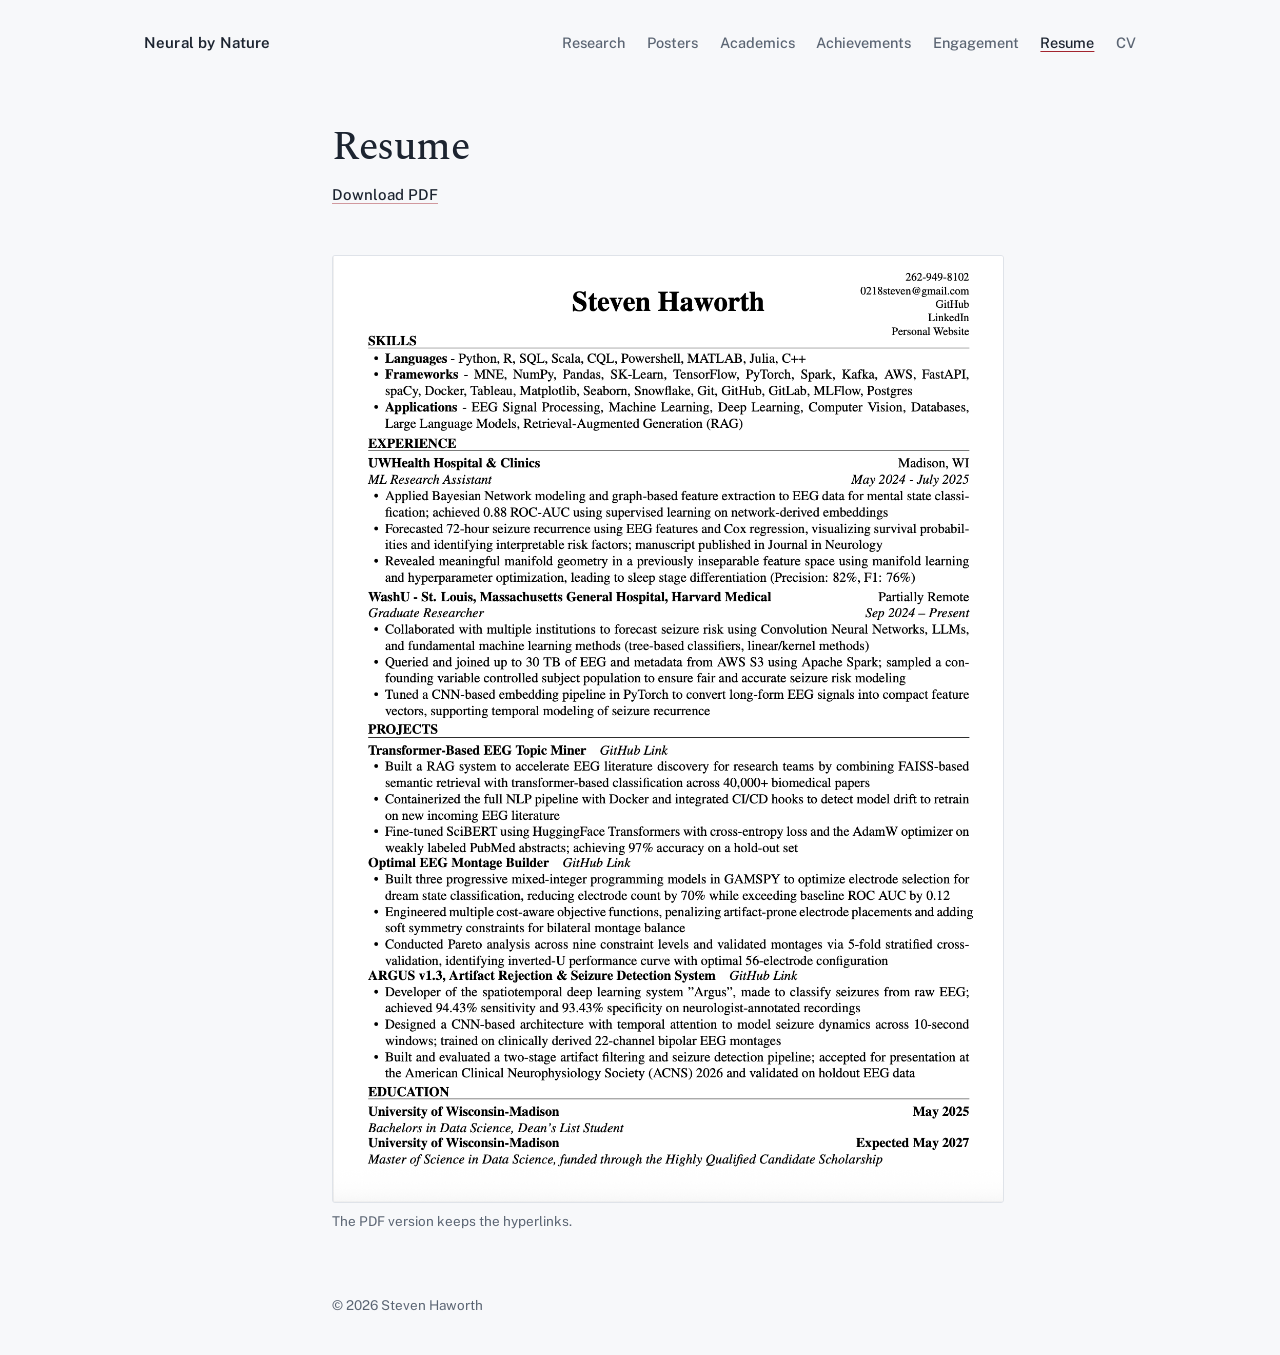
<file: resume.html>
<!DOCTYPE html>
<html lang="en">
<head>
  <meta charset="UTF-8" />
  <meta name="viewport" content="width=device-width, initial-scale=1.0" />
  <title>Resume | Steven Haworth</title>
  <meta name="description" content="One-page resume of Steven Haworth." />
  <link rel="icon" type="image/png" href="favicon2%20(1).png" />
  <link rel="preconnect" href="https://fonts.googleapis.com" />
  <link rel="preconnect" href="https://fonts.gstatic.com" crossorigin />
  <link href="https://fonts.googleapis.com/css2?family=Public+Sans:wght@400;500;600&family=Spectral:ital,wght@0,400;0,500;0,600;1,400&display=swap" rel="stylesheet" />
  <link rel="stylesheet" href="site.css" />
</head>
<body>

  <header class="site-header wrap">
    <a class="brand" href="index.html">Neural by Nature</a>
    <nav class="site-nav" aria-label="Primary">
      <ul>
        <li><a href="research.html">Research</a></li>
        <li><a href="symposium.html">Posters</a></li>
        <li><a href="academics.html">Academics</a></li>
        <li><a href="Achievements.html">Achievements</a></li>
        <li><a href="community.html">Engagement</a></li>
        <li><a href="resume.html" aria-current="page">Resume</a></li>
        <li><a href="cv.html">CV</a></li>
      </ul>
    </nav>
  </header>

  <main>

    <section class="page-head wrap grid">
      <div class="gutter"></div>
      <div class="content">
        <h1>Resume</h1>
        <p class="more" style="margin-top:0"><a href="resume.pdf" target="_blank" rel="noopener">Download PDF</a></p>
      </div>
    </section>

    <section class="row wrap grid" aria-label="Resume preview">
      <div class="gutter"></div>
      <div class="content">
        <a href="resume.pdf" target="_blank" rel="noopener" aria-label="Open the resume as a PDF">
          <img class="doc-image" src="resume.jpg" alt="Steven Haworth resume" width="1306" height="1844" />
        </a>
        <p class="figure-note">The PDF version keeps the hyperlinks.</p>
      </div>
    </section>

  </main>

  <footer class="site-footer wrap grid">
    <div class="gutter"></div>
    <p>© 2026 Steven Haworth</p>
  </footer>

</body>
</html>
</file>
<file: site.css>
/* Neural by Nature: shared styles for every page */

:root {
  --paper:  #F7F8FA;
  --ink:    #1C2430;
  --muted:  #5B6573;
  --grid:   #DFE3E9;
  --trace:  #2B3442;
  --accent: #A3242E;
  --wash:   rgba(163, 36, 46, .07);

  --serif: 'Spectral', Georgia, 'Times New Roman', serif;
  --sans:  'Public Sans', system-ui, -apple-system, 'Segoe UI', sans-serif;

  --gutter: 148px;
  --gap: 40px;
  color-scheme: light;
}

@media (prefers-color-scheme: dark) {
  :root {
    --paper:  #14181E;
    --ink:    #E7EAEE;
    --muted:  #9BA4B0;
    --grid:   #2A313B;
    --trace:  #C3CAD4;
    --accent: #E2707A;
    --wash:   rgba(226, 112, 122, .10);
    color-scheme: dark;
  }
}

*, *::before, *::after { box-sizing: border-box; }

html { -webkit-text-size-adjust: 100%; }

body {
  margin: 0;
  background: var(--paper);
  color: var(--ink);
  font: 400 18px/1.65 var(--serif);
  font-kerning: normal;
  text-rendering: optimizeLegibility;
}

a {
  color: inherit;
  text-decoration-line: underline;
  text-decoration-thickness: 1px;
  text-underline-offset: 3px;
  text-decoration-color: color-mix(in srgb, var(--accent) 45%, transparent);
}
a:hover { text-decoration-color: var(--accent); }
a:focus-visible,
button:focus-visible {
  outline: 2px solid var(--accent);
  outline-offset: 3px;
  border-radius: 2px;
}

p { margin: 0; }
p + p { margin-top: 1em; }

/* Layout */
.wrap {
  max-width: 1040px;
  margin: 0 auto;
  padding: 0 24px;
}

.grid {
  display: grid;
  grid-template-columns: var(--gutter) minmax(0, 1fr);
  column-gap: var(--gap);
}

.content { max-width: 42rem; }

/* Header and navigation */
.site-header {
  display: flex;
  flex-wrap: wrap;
  align-items: baseline;
  justify-content: space-between;
  gap: .75rem 2rem;
  padding-top: 28px;
  padding-bottom: 28px;
}

.brand {
  font: 600 15px/1.2 var(--sans);
  letter-spacing: .01em;
  text-decoration: none;
}

.site-nav ul {
  display: flex;
  flex-wrap: wrap;
  gap: .35rem 1.35rem;
  margin: 0;
  padding: 0;
  list-style: none;
}

.site-nav a {
  font: 500 14.5px/1.4 var(--sans);
  color: var(--muted);
  text-decoration: none;
}
.site-nav a:hover { color: var(--ink); }
.site-nav a[aria-current="page"] {
  color: var(--ink);
  text-decoration-line: underline;
  text-decoration-color: var(--accent);
}

/* Page heading (subpages) */
.page-head {
  padding-top: 40px;
  padding-bottom: 48px;
}

.page-head h1,
.intro h1 {
  margin: 0 0 14px;
  font: 500 46px/1.08 var(--serif);
  letter-spacing: -.012em;
}

.page-head h1 { font-size: 40px; }

.lede {
  color: var(--muted);
}

.sub {
  font: 400 16px/1.6 var(--sans);
  color: var(--muted);
  margin-bottom: 14px;
}

/* Section rows: heading in the gutter, content beside it */
.row { padding-bottom: 56px; }

.row > h2 {
  margin: 0;
  padding-top: 3px;
  font: 600 15px/1.6 var(--sans);
}

/* Entry lists: publications, courses, awards */
.entries {
  margin: 0;
  padding: 0;
  list-style: none;
}
.entries > li + li { margin-top: 32px; }
.entries.tight > li + li { margin-top: 22px; }

.entry-title {
  margin: 0;
  font: 500 19px/1.4 var(--serif);
}

.entry-meta {
  display: flex;
  flex-wrap: wrap;
  gap: .15rem 1.1rem;
  margin-top: 4px;
  font: 400 14.5px/1.55 var(--sans);
  color: var(--muted);
}
.entry-meta strong { color: var(--ink); font-weight: 600; }
.entry-meta.inline { display: block; }

.entry-body {
  margin-top: 10px;
  font-size: 17.5px;
}

.entry-links {
  margin-top: 10px;
  font: 500 14.5px/1.5 var(--sans);
}
.entry-links a + a { margin-left: 1.2rem; }

.stars { letter-spacing: .08em; color: var(--muted); }
.stars .off { color: var(--grid); }

.more {
  margin-top: 28px;
  font: 500 15px/1.6 var(--sans);
}
.more a + a { margin-left: 1.4rem; }

/* Homepage intro */
.intro { padding-top: 40px; }

.portrait {
  display: block;
  width: 120px;
  height: 120px;
  object-fit: cover;
  object-position: center top;
  border-radius: 3px;
  background: var(--grid);
}

.roles {
  margin: 0;
  padding: 0;
  list-style: none;
  font: 400 16px/1.6 var(--sans);
  color: var(--muted);
}
.roles a { color: var(--ink); }

.links {
  display: flex;
  flex-wrap: wrap;
  gap: .4rem 1.4rem;
  margin: 18px 0 0;
  padding: 0;
  list-style: none;
  font: 500 15px/1.5 var(--sans);
}

.areas { margin: 0; }
.areas div + div { margin-top: 16px; }
.areas dt { font-weight: 600; }
.areas dd { margin: 0; }

.contact-note {
  font: 400 15px/1.6 var(--sans);
  color: var(--muted);
  margin-top: 1em;
}

/* EEG montage (homepage) */
.trace {
  --x0: calc(var(--gutter) + var(--gap));
  margin-top: 56px;
  margin-bottom: 64px;
}
.trace svg { display: block; width: 100%; overflow: visible; }
.trace .gridline { stroke: var(--grid); stroke-width: 1; }
.trace .ch { fill: none; stroke: var(--trace); stroke-width: 1; stroke-linejoin: round; }
.trace .ch-label { font: 500 12.5px var(--sans); fill: var(--muted); }
.trace .band { fill: var(--wash); }
.trace .onset { stroke: var(--accent); stroke-width: 1; }
.trace .onset-label { font: 500 12.5px var(--sans); fill: var(--accent); }
.trace .scale { stroke: var(--muted); stroke-width: 1.25; }
.trace .scale-label { font: 400 12px var(--sans); fill: var(--muted); }

/* Figures: posters and the CV image */
.figure-btn {
  display: block;
  width: 100%;
  padding: 0;
  border: 1px solid var(--grid);
  border-radius: 3px;
  background: #fff;
  cursor: zoom-in;
}
.figure-btn img,
.doc-image {
  display: block;
  width: 100%;
  height: auto;
}
.doc-image {
  border: 1px solid var(--grid);
  border-radius: 3px;
  background: #fff;
}
.figure-note {
  margin-top: 8px;
  font: 400 13.5px/1.5 var(--sans);
  color: var(--muted);
}

.poster-meta { margin-top: 18px; }

/* Reference list (posters page) */
.refs {
  margin: 0;
  padding-left: 1.6em;
  font: 400 15px/1.6 var(--sans);
  color: var(--muted);
}
.refs li + li { margin-top: 10px; }
.refs a { color: var(--ink); word-break: break-word; }

/* Lightbox */
.lightbox {
  position: fixed;
  inset: 0;
  z-index: 100;
  display: none;
  align-items: center;
  justify-content: center;
  padding: 24px;
  background: rgba(10, 13, 18, .92);
  cursor: zoom-out;
}
.lightbox.open { display: flex; }
.lightbox img {
  max-width: 100%;
  max-height: 100%;
  object-fit: contain;
  background: #fff;
}
.lightbox-close {
  position: absolute;
  top: 14px;
  right: 18px;
  padding: 6px 10px;
  border: 0;
  background: none;
  color: #E7EAEE;
  font: 500 14px/1 var(--sans);
  cursor: pointer;
}

/* Footer */
.site-footer {
  padding-top: 8px;
  padding-bottom: 40px;
  font: 400 13.5px/1.5 var(--sans);
  color: var(--muted);
}

/* Narrow screens */
@media (max-width: 760px) {
  body { font-size: 17px; }
  .wrap { padding: 0 16px; }
  .grid { grid-template-columns: minmax(0, 1fr); }
  .site-header { padding-top: 20px; padding-bottom: 12px; }
  .intro, .page-head { padding-top: 24px; }
  .page-head { padding-bottom: 36px; }
  .portrait { width: 96px; height: 96px; margin-bottom: 20px; }
  .intro h1 { font-size: 36px; }
  .page-head h1 { font-size: 34px; }
  .trace { --x0: 58px; margin-top: 40px; margin-bottom: 48px; }
  .row { padding-bottom: 44px; }
  .row > h2 { padding-top: 0; margin-bottom: 10px; }
  .gutter:empty { display: none; }
  .entry-body { font-size: 17px; }
}

@media (prefers-reduced-motion: reduce) {
  html { scroll-behavior: auto; }
}

/* Multi-page document preview (CV) */
.doc-pages { display: block; text-decoration: none; }
.doc-pages .doc-image + .doc-image { margin-top: 16px; }
</file>
